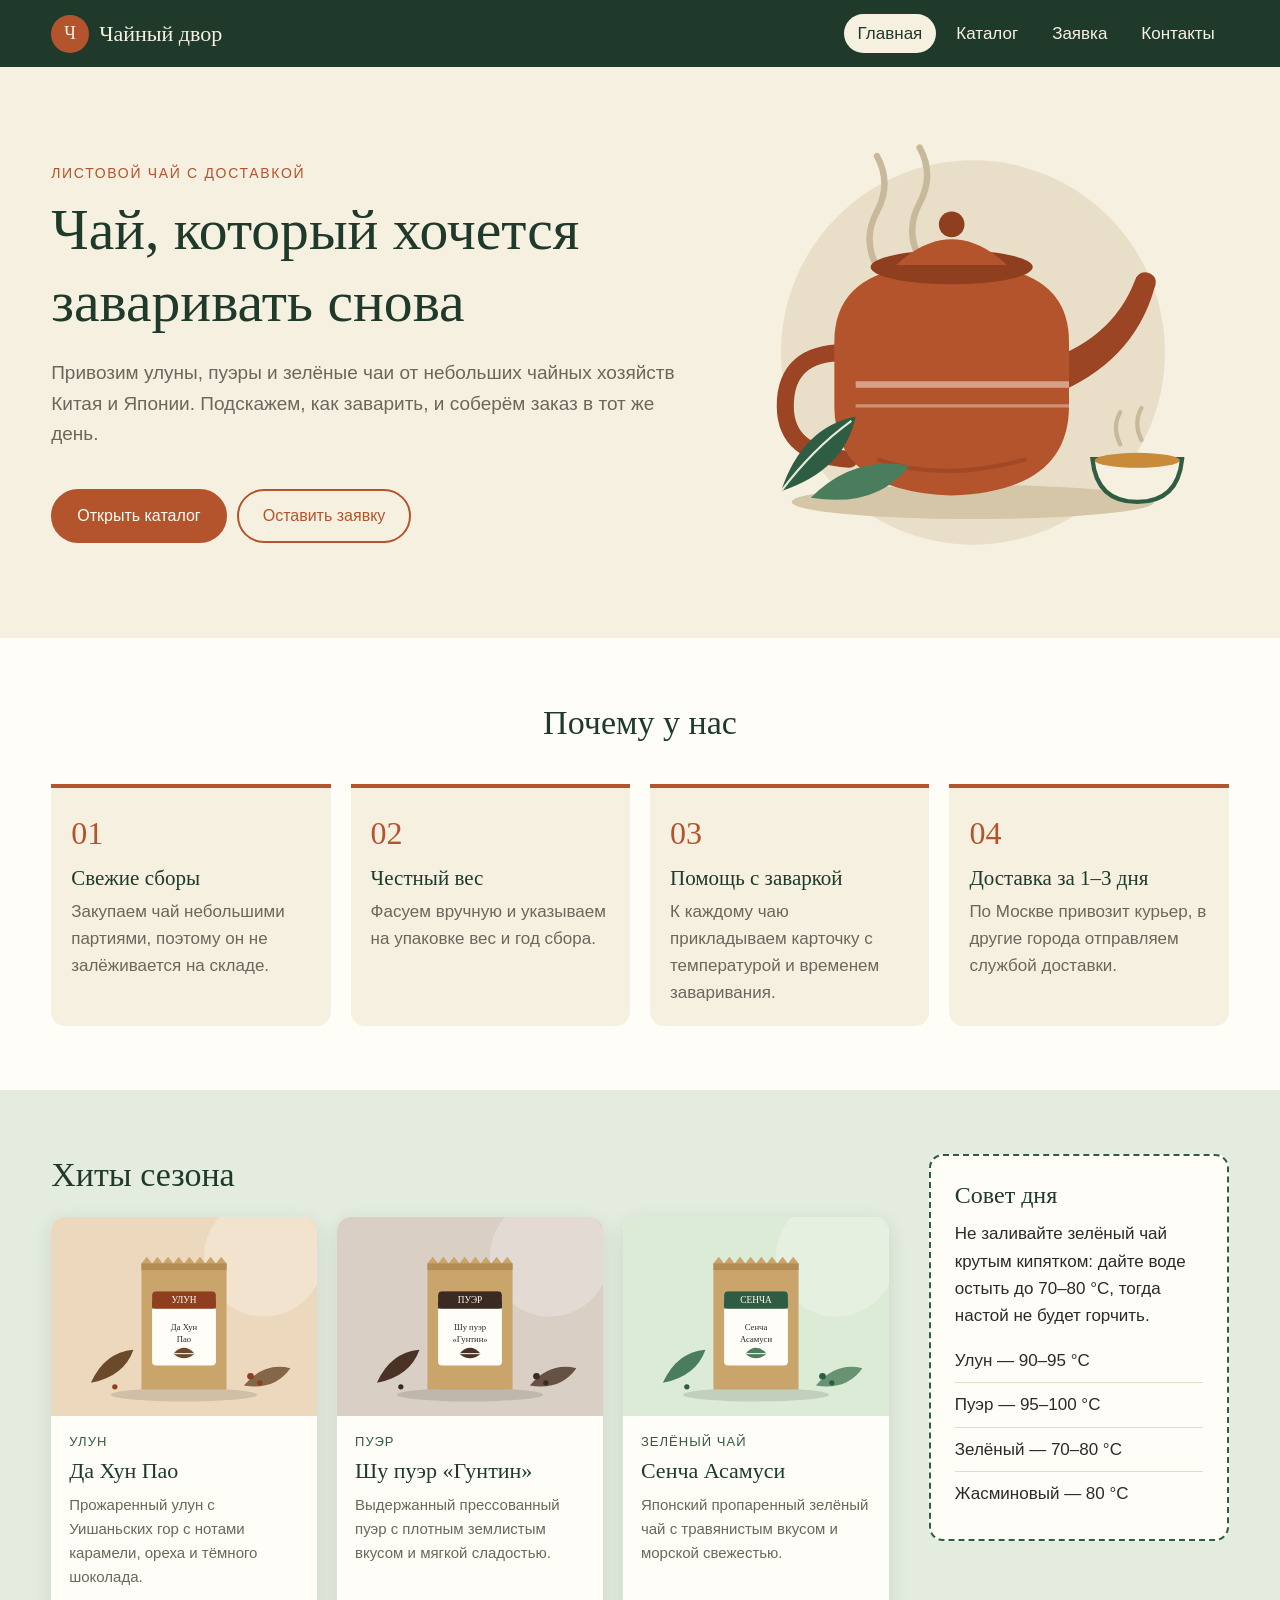
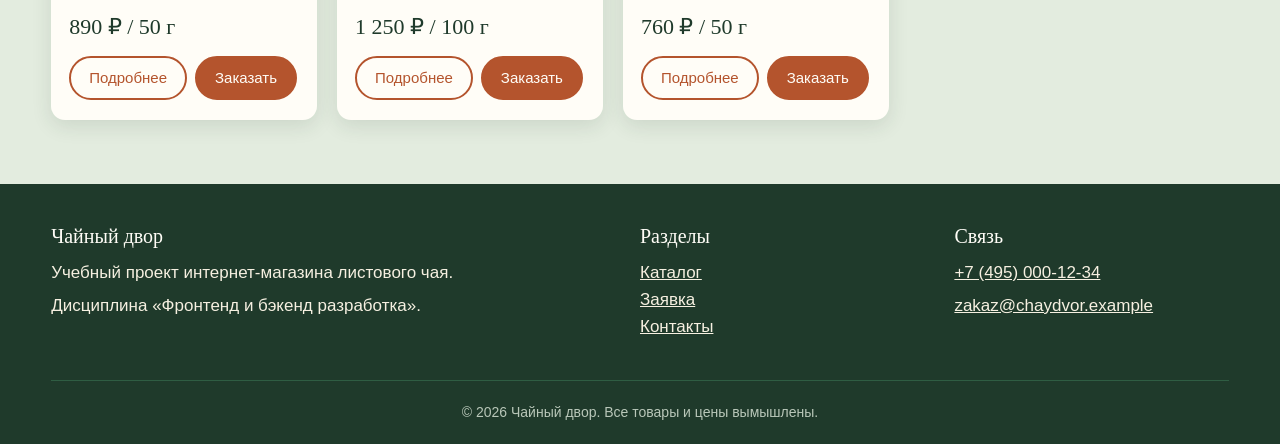
<file: index.html>
<!DOCTYPE html>
<html lang="ru">
<head>
  <meta charset="UTF-8">
  <meta name="viewport" content="width=device-width, initial-scale=1.0">
  <meta name="description" content="Чайный двор — учебный интернет-магазин листового чая: улуны, пуэры, зелёный и ароматизированный чай.">
  <title>Чайный двор — магазин листового чая</title>
  <link rel="stylesheet" href="css/style.css">
  <script src="js/main.js" defer></script>
</head>
<body>
  <header class="top-bar">
    <div class="wrap top-bar__inner">
      <a class="brand" href="index.html"><span class="brand__mark">Ч</span> Чайный двор</a>

      <nav class="menu" aria-label="Главное меню">
        <ul class="menu__list">
          <li><a class="menu__link" href="index.html" aria-current="page">Главная</a></li>
          <li><a class="menu__link" href="catalog.html">Каталог</a></li>
          <li><a class="menu__link" href="order.html">Заявка</a></li>
          <li><a class="menu__link" href="contacts.html">Контакты</a></li>
        </ul>
      </nav>
    </div>
  </header>

  <main>
    <section class="intro">
      <div class="wrap intro__inner">
        <div class="intro__content">
          <p class="intro__label">Листовой чай с доставкой</p>
          <h1 class="intro__title">Чай, который хочется заваривать снова</h1>
          <p class="intro__text">
            Привозим улуны, пуэры и зелёные чаи от небольших чайных хозяйств Китая и Японии.
            Подскажем, как заварить, и соберём заказ в тот же день.
          </p>
          <div class="intro__actions">
            <a class="btn" href="catalog.html">Открыть каталог</a>
            <a class="btn btn--ghost" href="order.html">Оставить заявку</a>
          </div>
        </div>
        <img class="intro__image" src="images/teapot.svg" alt="Иллюстрация: глиняный чайник и пиала">
      </div>
    </section>

    <section class="block" id="features">
      <div class="wrap">
        <h2 class="block__title">Почему у нас</h2>
        <ul class="features">
          <li class="feature">
            <span class="feature__num">01</span>
            <h3 class="feature__title">Свежие сборы</h3>
            <p class="feature__text">Закупаем чай небольшими партиями, поэтому он не залёживается на складе.</p>
          </li>
          <li class="feature">
            <span class="feature__num">02</span>
            <h3 class="feature__title">Честный вес</h3>
            <p class="feature__text">Фасуем вручную и указываем на упаковке вес и год сбора.</p>
          </li>
          <li class="feature">
            <span class="feature__num">03</span>
            <h3 class="feature__title">Помощь с заваркой</h3>
            <p class="feature__text">К каждому чаю прикладываем карточку с температурой и временем заваривания.</p>
          </li>
          <li class="feature">
            <span class="feature__num">04</span>
            <h3 class="feature__title">Доставка за 1–3 дня</h3>
            <p class="feature__text">По Москве привозит курьер, в другие города отправляем службой доставки.</p>
          </li>
        </ul>
      </div>
    </section>

    <section class="block block--tinted" id="popular">
      <div class="wrap layout">
        <div>
          <h2 class="block__title block__title--left">Хиты сезона</h2>
          <div class="tea-grid">
          <article class="tea-card">
            <img class="tea-card__image" src="images/tea-oolong.svg" alt="Упаковка чая Да Хун Пао">
            <div class="tea-card__body">
              <span class="tea-card__type">Улун</span>
              <h3 class="tea-card__title">Да Хун Пао</h3>
              <p class="tea-card__text">Прожаренный улун с Уишаньских гор с нотами карамели, ореха и тёмного шоколада.</p>
              <div class="tea-card__footer">
                <p class="tea-card__price">890&nbsp;₽ / 50&nbsp;г</p>
                <div class="tea-card__links">
                  <a class="btn btn--ghost btn--small" href="product-oolong.html">Подробнее</a>
                  <button class="btn btn--small" type="button" data-order="Да Хун Пао">Заказать</button>
                </div>
              </div>
            </div>
          </article>

          <article class="tea-card">
            <img class="tea-card__image" src="images/tea-puer.svg" alt="Упаковка чая Шу пуэр «Гунтин»">
            <div class="tea-card__body">
              <span class="tea-card__type">Пуэр</span>
              <h3 class="tea-card__title">Шу пуэр «Гунтин»</h3>
              <p class="tea-card__text">Выдержанный прессованный пуэр с плотным землистым вкусом и мягкой сладостью.</p>
              <div class="tea-card__footer">
                <p class="tea-card__price">1 250&nbsp;₽ / 100&nbsp;г</p>
                <div class="tea-card__links">
                  <a class="btn btn--ghost btn--small" href="product-puer.html">Подробнее</a>
                  <button class="btn btn--small" type="button" data-order="Шу пуэр «Гунтин»">Заказать</button>
                </div>
              </div>
            </div>
          </article>

          <article class="tea-card">
            <img class="tea-card__image" src="images/tea-sencha.svg" alt="Упаковка чая Сенча Асамуси">
            <div class="tea-card__body">
              <span class="tea-card__type">Зелёный чай</span>
              <h3 class="tea-card__title">Сенча Асамуси</h3>
              <p class="tea-card__text">Японский пропаренный зелёный чай с травянистым вкусом и морской свежестью.</p>
              <div class="tea-card__footer">
                <p class="tea-card__price">760&nbsp;₽ / 50&nbsp;г</p>
                <div class="tea-card__links">
                  <a class="btn btn--ghost btn--small" href="product-sencha.html">Подробнее</a>
                  <button class="btn btn--small" type="button" data-order="Сенча Асамуси">Заказать</button>
                </div>
              </div>
            </div>
          </article>
          </div>
        </div>

        <aside class="sidebar">
          <h2 class="sidebar__title">Совет дня</h2>
          <p class="sidebar__text">
            Не заливайте зелёный чай крутым кипятком: дайте воде остыть до 70–80&nbsp;°C,
            тогда настой не будет горчить.
          </p>
          <ul class="sidebar__list">
            <li>Улун — 90–95&nbsp;°C</li>
            <li>Пуэр — 95–100&nbsp;°C</li>
            <li>Зелёный — 70–80&nbsp;°C</li>
            <li>Жасминовый — 80&nbsp;°C</li>
          </ul>
        </aside>
      </div>
    </section>
  </main>

  <footer class="page-footer">
    <div class="wrap">
      <div class="page-footer__inner">
        <div>
          <h2 class="page-footer__title">Чайный двор</h2>
          <p class="page-footer__text">Учебный проект интернет-магазина листового чая.</p>
          <p class="page-footer__text">Дисциплина «Фронтенд и бэкенд разработка».</p>
        </div>

        <nav aria-label="Разделы сайта">
          <h2 class="page-footer__title">Разделы</h2>
          <ul>
            <li><a href="catalog.html">Каталог</a></li>
            <li><a href="order.html">Заявка</a></li>
            <li><a href="contacts.html">Контакты</a></li>
          </ul>
        </nav>

        <div>
          <h2 class="page-footer__title">Связь</h2>
          <p class="page-footer__text"><a href="tel:+74950001234">+7 (495) 000-12-34</a></p>
          <p class="page-footer__text"><a href="mailto:zakaz@chaydvor.example">zakaz@chaydvor.example</a></p>
        </div>
      </div>

      <p class="page-footer__copy">&copy; 2026 Чайный двор. Все товары и цены вымышлены.</p>
    </div>
  </footer>

  <dialog class="modal" id="order-modal" aria-labelledby="order-modal-title">
    <div class="modal__head">
      <h2 class="modal__title" id="order-modal-title">Заявка на чай</h2>
      <button class="modal__close" type="button" aria-label="Закрыть" data-close>&times;</button>
    </div>

    <div class="modal__body">
      <form class="order-form" id="order-form" action="#" method="post" novalidate>
        <input id="order-tea" name="tea" type="hidden">
        <p class="order-form__tea">Выбранный чай: <strong id="order-tea-title">не выбран</strong></p>

        <div class="order-form__row">
          <div class="field">
            <label class="field__label" for="client-name">Ваше имя</label>
            <input class="field__input" id="client-name" name="name" type="text" placeholder="Например, Анна" minlength="2" maxlength="40" autocomplete="name" required>
          </div>

          <div class="field">
            <label class="field__label" for="client-phone">Телефон</label>
            <input class="field__input" id="client-phone" name="phone" type="tel" placeholder="+7 912 345-67-89" pattern="\+7 ?[0-9]{3} ?[0-9]{3}-?[0-9]{2}-?[0-9]{2}" autocomplete="tel" required>
            <small class="field__hint">Например: +7 912 345-67-89</small>
          </div>
        </div>

        <div class="order-form__row">
          <div class="field">
            <label class="field__label" for="client-email">E-mail</label>
            <input class="field__input" id="client-email" name="email" type="email" placeholder="anna@mail.ru" autocomplete="email" required>
          </div>

          <div class="field">
            <label class="field__label" for="client-date">Дата доставки</label>
            <input class="field__input" id="client-date" name="date" type="date">
          </div>
        </div>

        <div class="field">
          <label class="field__label" for="client-topic">Что вас интересует</label>
          <select class="field__input" id="client-topic" name="topic" required>
            <option value="">Выберите вариант</option>
            <option value="buy">Купить чай</option>
            <option value="gift">Подарочный набор</option>
            <option value="advice">Помощь с выбором</option>
          </select>
        </div>

        <div class="field">
          <label class="field__label" for="client-comment">Комментарий</label>
          <textarea class="field__input" id="client-comment" name="comment" rows="3" maxlength="500" placeholder="Пожелания по вкусу, адрес доставки"></textarea>
        </div>

        <div class="field field--check">
          <input id="client-agree" name="agree" type="checkbox" required>
          <label for="client-agree">Согласен(на) на обработку персональных данных</label>
        </div>

        <div class="order-form__actions">
          <button class="btn btn--ghost" type="button" data-close>Отмена</button>
          <button class="btn" type="submit">Отправить заявку</button>
        </div>
      </form>
    </div>
  </dialog>

  <p class="toast" id="toast" role="status" hidden>Форма успешно отправлена!</p>
</body>
</html>
</file>
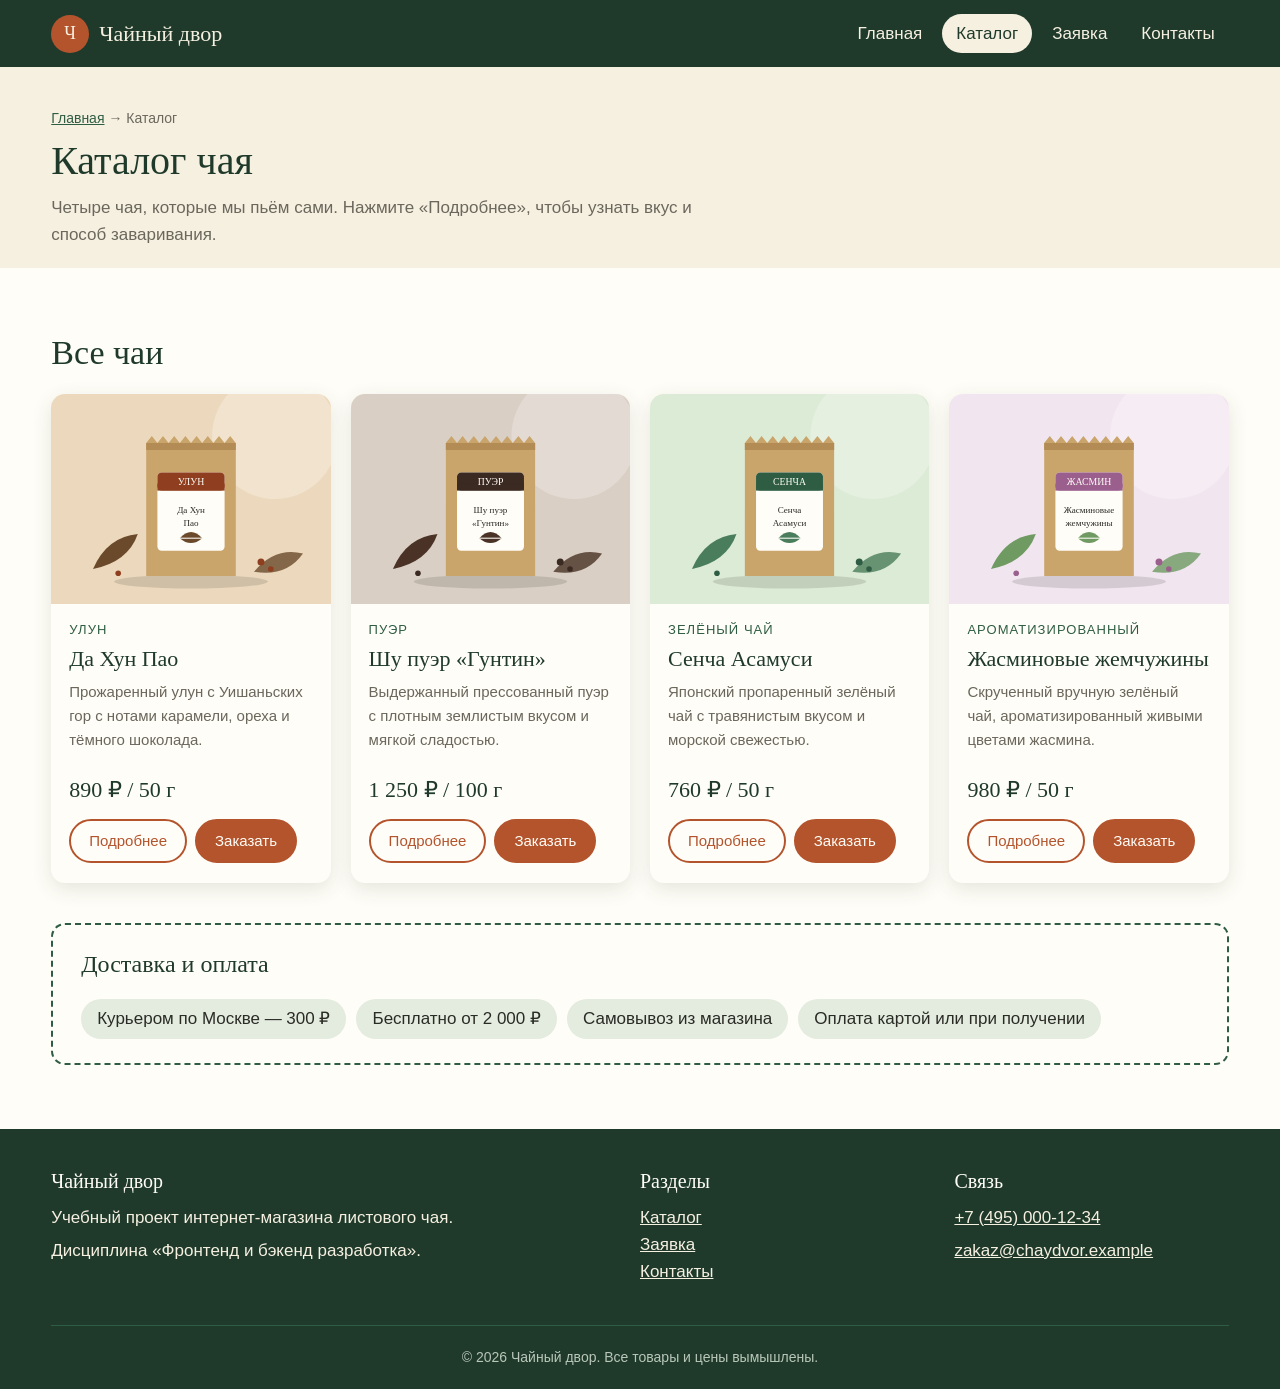
<file: catalog.html>
<!DOCTYPE html>
<html lang="ru">
<head>
  <meta charset="UTF-8">
  <meta name="viewport" content="width=device-width, initial-scale=1.0">
  <meta name="description" content="Каталог листового чая магазина «Чайный двор».">
  <title>Каталог — Чайный двор</title>
  <link rel="stylesheet" href="css/style.css">
  <script src="js/main.js" defer></script>
</head>
<body>
  <header class="top-bar">
    <div class="wrap top-bar__inner">
      <a class="brand" href="index.html"><span class="brand__mark">Ч</span> Чайный двор</a>

      <nav class="menu" aria-label="Главное меню">
        <ul class="menu__list">
          <li><a class="menu__link" href="index.html">Главная</a></li>
          <li><a class="menu__link" href="catalog.html" aria-current="page">Каталог</a></li>
          <li><a class="menu__link" href="order.html">Заявка</a></li>
          <li><a class="menu__link" href="contacts.html">Контакты</a></li>
        </ul>
      </nav>
    </div>
  </header>

  <main>
    <section class="page-head">
      <div class="wrap">
        <nav class="crumbs" aria-label="Хлебные крошки">
          <a href="index.html">Главная</a> → <span>Каталог</span>
        </nav>
        <h1 class="page-head__title">Каталог чая</h1>
        <p class="page-head__text">Четыре чая, которые мы пьём сами. Нажмите «Подробнее», чтобы узнать вкус и способ заваривания.</p>
      </div>
    </section>

    <section class="block">
      <div class="wrap">
        <h2 class="block__title block__title--left">Все чаи</h2>
        <div class="tea-grid">
          <article class="tea-card">
            <img class="tea-card__image" src="images/tea-oolong.svg" alt="Упаковка чая Да Хун Пао">
            <div class="tea-card__body">
              <span class="tea-card__type">Улун</span>
              <h3 class="tea-card__title">Да Хун Пао</h3>
              <p class="tea-card__text">Прожаренный улун с Уишаньских гор с нотами карамели, ореха и тёмного шоколада.</p>
              <div class="tea-card__footer">
                <p class="tea-card__price">890&nbsp;₽ / 50&nbsp;г</p>
                <div class="tea-card__links">
                  <a class="btn btn--ghost btn--small" href="product-oolong.html">Подробнее</a>
                  <button class="btn btn--small" type="button" data-order="Да Хун Пао">Заказать</button>
                </div>
              </div>
            </div>
          </article>

          <article class="tea-card">
            <img class="tea-card__image" src="images/tea-puer.svg" alt="Упаковка чая Шу пуэр «Гунтин»">
            <div class="tea-card__body">
              <span class="tea-card__type">Пуэр</span>
              <h3 class="tea-card__title">Шу пуэр «Гунтин»</h3>
              <p class="tea-card__text">Выдержанный прессованный пуэр с плотным землистым вкусом и мягкой сладостью.</p>
              <div class="tea-card__footer">
                <p class="tea-card__price">1 250&nbsp;₽ / 100&nbsp;г</p>
                <div class="tea-card__links">
                  <a class="btn btn--ghost btn--small" href="product-puer.html">Подробнее</a>
                  <button class="btn btn--small" type="button" data-order="Шу пуэр «Гунтин»">Заказать</button>
                </div>
              </div>
            </div>
          </article>

          <article class="tea-card">
            <img class="tea-card__image" src="images/tea-sencha.svg" alt="Упаковка чая Сенча Асамуси">
            <div class="tea-card__body">
              <span class="tea-card__type">Зелёный чай</span>
              <h3 class="tea-card__title">Сенча Асамуси</h3>
              <p class="tea-card__text">Японский пропаренный зелёный чай с травянистым вкусом и морской свежестью.</p>
              <div class="tea-card__footer">
                <p class="tea-card__price">760&nbsp;₽ / 50&nbsp;г</p>
                <div class="tea-card__links">
                  <a class="btn btn--ghost btn--small" href="product-sencha.html">Подробнее</a>
                  <button class="btn btn--small" type="button" data-order="Сенча Асамуси">Заказать</button>
                </div>
              </div>
            </div>
          </article>

          <article class="tea-card">
            <img class="tea-card__image" src="images/tea-jasmine.svg" alt="Упаковка чая Жасминовые жемчужины">
            <div class="tea-card__body">
              <span class="tea-card__type">Ароматизированный</span>
              <h3 class="tea-card__title">Жасминовые жемчужины</h3>
              <p class="tea-card__text">Скрученный вручную зелёный чай, ароматизированный живыми цветами жасмина.</p>
              <div class="tea-card__footer">
                <p class="tea-card__price">980&nbsp;₽ / 50&nbsp;г</p>
                <div class="tea-card__links">
                  <a class="btn btn--ghost btn--small" href="product-jasmine.html">Подробнее</a>
                  <button class="btn btn--small" type="button" data-order="Жасминовые жемчужины">Заказать</button>
                </div>
              </div>
            </div>
          </article>
        </div>

        <aside class="delivery">
          <h2 class="delivery__title">Доставка и оплата</h2>
          <ul class="delivery__list">
            <li class="delivery__item">Курьером по Москве — 300&nbsp;₽</li>
            <li class="delivery__item">Бесплатно от 2&nbsp;000&nbsp;₽</li>
            <li class="delivery__item">Самовывоз из магазина</li>
            <li class="delivery__item">Оплата картой или при получении</li>
          </ul>
        </aside>
      </div>
    </section>
  </main>

  <footer class="page-footer">
    <div class="wrap">
      <div class="page-footer__inner">
        <div>
          <h2 class="page-footer__title">Чайный двор</h2>
          <p class="page-footer__text">Учебный проект интернет-магазина листового чая.</p>
          <p class="page-footer__text">Дисциплина «Фронтенд и бэкенд разработка».</p>
        </div>

        <nav aria-label="Разделы сайта">
          <h2 class="page-footer__title">Разделы</h2>
          <ul>
            <li><a href="catalog.html">Каталог</a></li>
            <li><a href="order.html">Заявка</a></li>
            <li><a href="contacts.html">Контакты</a></li>
          </ul>
        </nav>

        <div>
          <h2 class="page-footer__title">Связь</h2>
          <p class="page-footer__text"><a href="tel:+74950001234">+7 (495) 000-12-34</a></p>
          <p class="page-footer__text"><a href="mailto:zakaz@chaydvor.example">zakaz@chaydvor.example</a></p>
        </div>
      </div>

      <p class="page-footer__copy">&copy; 2026 Чайный двор. Все товары и цены вымышлены.</p>
    </div>
  </footer>

  <dialog class="modal" id="order-modal" aria-labelledby="order-modal-title">
    <div class="modal__head">
      <h2 class="modal__title" id="order-modal-title">Заявка на чай</h2>
      <button class="modal__close" type="button" aria-label="Закрыть" data-close>&times;</button>
    </div>

    <div class="modal__body">
      <form class="order-form" id="order-form" action="#" method="post" novalidate>
        <input id="order-tea" name="tea" type="hidden">
        <p class="order-form__tea">Выбранный чай: <strong id="order-tea-title">не выбран</strong></p>

        <div class="order-form__row">
          <div class="field">
            <label class="field__label" for="client-name">Ваше имя</label>
            <input class="field__input" id="client-name" name="name" type="text" placeholder="Например, Анна" minlength="2" maxlength="40" autocomplete="name" required>
          </div>

          <div class="field">
            <label class="field__label" for="client-phone">Телефон</label>
            <input class="field__input" id="client-phone" name="phone" type="tel" placeholder="+7 912 345-67-89" pattern="\+7 ?[0-9]{3} ?[0-9]{3}-?[0-9]{2}-?[0-9]{2}" autocomplete="tel" required>
            <small class="field__hint">Например: +7 912 345-67-89</small>
          </div>
        </div>

        <div class="order-form__row">
          <div class="field">
            <label class="field__label" for="client-email">E-mail</label>
            <input class="field__input" id="client-email" name="email" type="email" placeholder="anna@mail.ru" autocomplete="email" required>
          </div>

          <div class="field">
            <label class="field__label" for="client-date">Дата доставки</label>
            <input class="field__input" id="client-date" name="date" type="date">
          </div>
        </div>

        <div class="field">
          <label class="field__label" for="client-topic">Что вас интересует</label>
          <select class="field__input" id="client-topic" name="topic" required>
            <option value="">Выберите вариант</option>
            <option value="buy">Купить чай</option>
            <option value="gift">Подарочный набор</option>
            <option value="advice">Помощь с выбором</option>
          </select>
        </div>

        <div class="field">
          <label class="field__label" for="client-comment">Комментарий</label>
          <textarea class="field__input" id="client-comment" name="comment" rows="3" maxlength="500" placeholder="Пожелания по вкусу, адрес доставки"></textarea>
        </div>

        <div class="field field--check">
          <input id="client-agree" name="agree" type="checkbox" required>
          <label for="client-agree">Согласен(на) на обработку персональных данных</label>
        </div>

        <div class="order-form__actions">
          <button class="btn btn--ghost" type="button" data-close>Отмена</button>
          <button class="btn" type="submit">Отправить заявку</button>
        </div>
      </form>
    </div>
  </dialog>

  <p class="toast" id="toast" role="status" hidden>Форма успешно отправлена!</p>
</body>
</html>
</file>
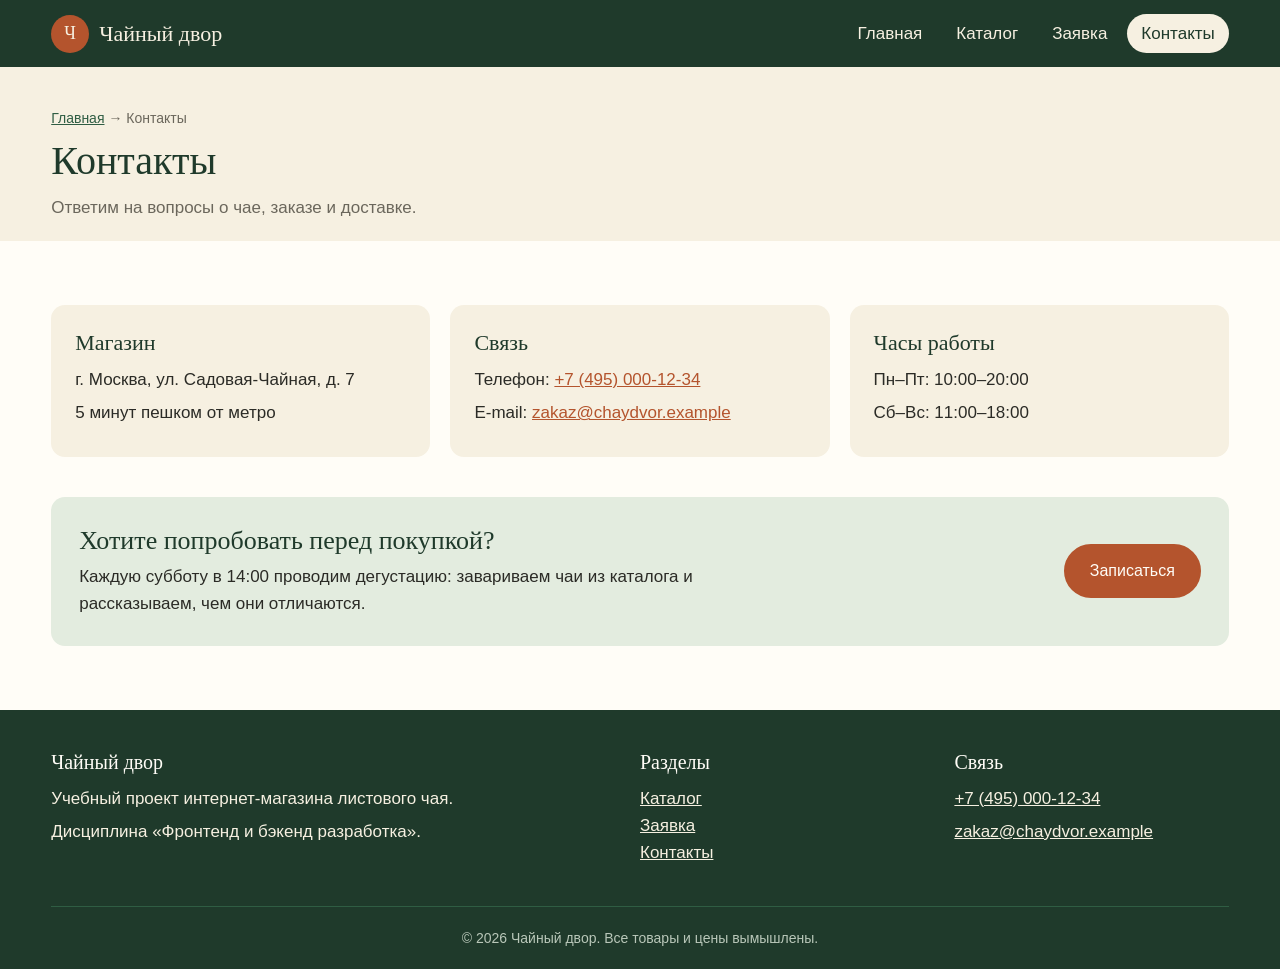
<file: contacts.html>
<!DOCTYPE html>
<html lang="ru">
<head>
  <meta charset="UTF-8">
  <meta name="viewport" content="width=device-width, initial-scale=1.0">
  <meta name="description" content="Адрес, телефон и часы работы магазина «Чайный двор».">
  <title>Контакты — Чайный двор</title>
  <link rel="stylesheet" href="css/style.css">
</head>
<body>
  <header class="top-bar">
    <div class="wrap top-bar__inner">
      <a class="brand" href="index.html"><span class="brand__mark">Ч</span> Чайный двор</a>

      <nav class="menu" aria-label="Главное меню">
        <ul class="menu__list">
          <li><a class="menu__link" href="index.html">Главная</a></li>
          <li><a class="menu__link" href="catalog.html">Каталог</a></li>
          <li><a class="menu__link" href="order.html">Заявка</a></li>
          <li><a class="menu__link" href="contacts.html" aria-current="page">Контакты</a></li>
        </ul>
      </nav>
    </div>
  </header>

  <main>
    <section class="page-head">
      <div class="wrap">
        <nav class="crumbs" aria-label="Хлебные крошки">
          <a href="index.html">Главная</a> → <span>Контакты</span>
        </nav>
        <h1 class="page-head__title">Контакты</h1>
        <p class="page-head__text">Ответим на вопросы о чае, заказе и доставке.</p>
      </div>
    </section>

    <section class="block">
      <div class="wrap">
        <div class="contacts">
          <section class="contact">
            <h2 class="contact__title">Магазин</h2>
            <address class="contact__text">г. Москва, ул. Садовая-Чайная, д. 7</address>
            <p class="contact__text">5 минут пешком от метро</p>
          </section>

          <section class="contact">
            <h2 class="contact__title">Связь</h2>
            <p class="contact__text">Телефон: <a href="tel:+74950001234">+7 (495) 000-12-34</a></p>
            <p class="contact__text">E-mail: <a href="mailto:zakaz@chaydvor.example">zakaz@chaydvor.example</a></p>
          </section>

          <section class="contact">
            <h2 class="contact__title">Часы работы</h2>
            <p class="contact__text">Пн–Пт: 10:00–20:00</p>
            <p class="contact__text">Сб–Вс: 11:00–18:00</p>
          </section>
        </div>

        <div class="route">
          <div>
            <h2 class="route__title">Хотите попробовать перед покупкой?</h2>
            <p class="route__text">Каждую субботу в 14:00 проводим дегустацию: завариваем чаи из каталога и рассказываем, чем они отличаются.</p>
          </div>
          <a class="btn" href="order.html">Записаться</a>
        </div>
      </div>
    </section>
  </main>

  <footer class="page-footer">
    <div class="wrap">
      <div class="page-footer__inner">
        <div>
          <h2 class="page-footer__title">Чайный двор</h2>
          <p class="page-footer__text">Учебный проект интернет-магазина листового чая.</p>
          <p class="page-footer__text">Дисциплина «Фронтенд и бэкенд разработка».</p>
        </div>

        <nav aria-label="Разделы сайта">
          <h2 class="page-footer__title">Разделы</h2>
          <ul>
            <li><a href="catalog.html">Каталог</a></li>
            <li><a href="order.html">Заявка</a></li>
            <li><a href="contacts.html">Контакты</a></li>
          </ul>
        </nav>

        <div>
          <h2 class="page-footer__title">Связь</h2>
          <p class="page-footer__text"><a href="tel:+74950001234">+7 (495) 000-12-34</a></p>
          <p class="page-footer__text"><a href="mailto:zakaz@chaydvor.example">zakaz@chaydvor.example</a></p>
        </div>
      </div>

      <p class="page-footer__copy">&copy; 2026 Чайный двор. Все товары и цены вымышлены.</p>
    </div>
  </footer>
</body>
</html>
</file>
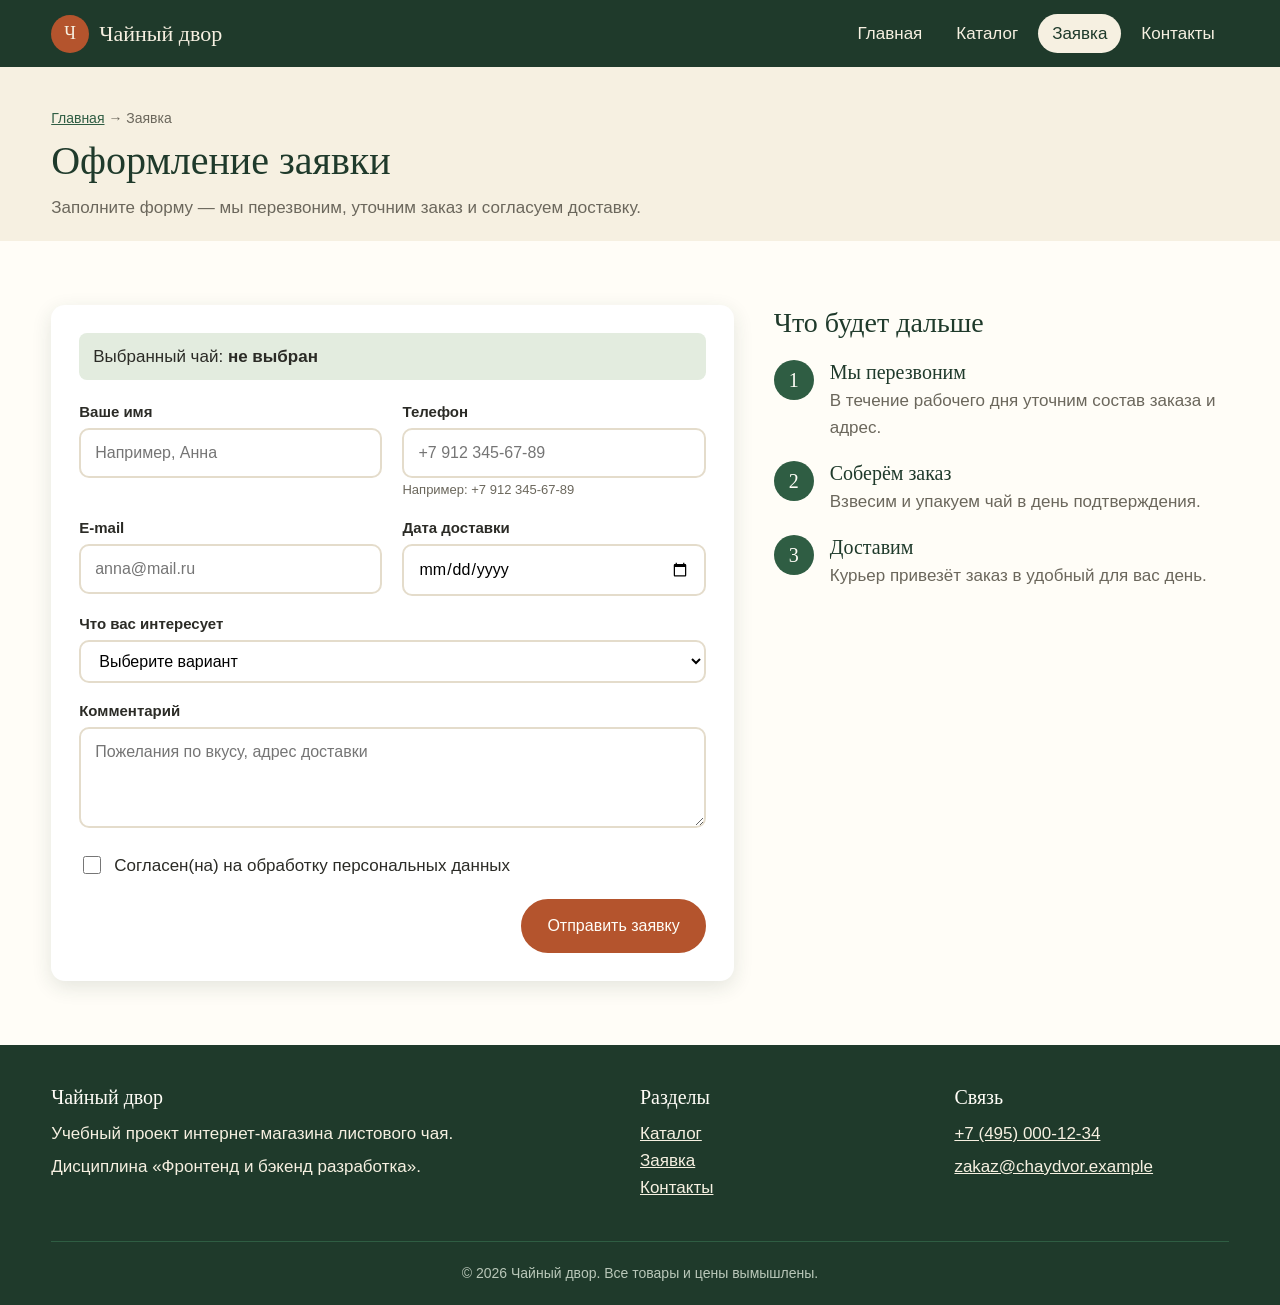
<file: order.html>
<!DOCTYPE html>
<html lang="ru">
<head>
  <meta charset="UTF-8">
  <meta name="viewport" content="width=device-width, initial-scale=1.0">
  <meta name="description" content="Оформление заявки на покупку чая в магазине «Чайный двор».">
  <title>Заявка — Чайный двор</title>
  <link rel="stylesheet" href="css/style.css">
  <script src="js/main.js" defer></script>
</head>
<body>
  <header class="top-bar">
    <div class="wrap top-bar__inner">
      <a class="brand" href="index.html"><span class="brand__mark">Ч</span> Чайный двор</a>

      <nav class="menu" aria-label="Главное меню">
        <ul class="menu__list">
          <li><a class="menu__link" href="index.html">Главная</a></li>
          <li><a class="menu__link" href="catalog.html">Каталог</a></li>
          <li><a class="menu__link" href="order.html" aria-current="page">Заявка</a></li>
          <li><a class="menu__link" href="contacts.html">Контакты</a></li>
        </ul>
      </nav>
    </div>
  </header>

  <main>
    <section class="page-head">
      <div class="wrap">
        <nav class="crumbs" aria-label="Хлебные крошки">
          <a href="index.html">Главная</a> → <span>Заявка</span>
        </nav>
        <h1 class="page-head__title">Оформление заявки</h1>
        <p class="page-head__text">Заполните форму — мы перезвоним, уточним заказ и согласуем доставку.</p>
      </div>
    </section>

    <section class="block">
      <div class="wrap order-layout">
        <div class="order-layout__form">
          <form class="order-form" id="order-form" action="#" method="post" novalidate>
            <input id="order-tea" name="tea" type="hidden">
            <p class="order-form__tea">Выбранный чай: <strong id="order-tea-title">не выбран</strong></p>

            <div class="order-form__row">
              <div class="field">
                <label class="field__label" for="client-name">Ваше имя</label>
                <input class="field__input" id="client-name" name="name" type="text" placeholder="Например, Анна" minlength="2" maxlength="40" autocomplete="name" required>
              </div>

              <div class="field">
                <label class="field__label" for="client-phone">Телефон</label>
                <input class="field__input" id="client-phone" name="phone" type="tel" placeholder="+7 912 345-67-89" pattern="\+7 ?[0-9]{3} ?[0-9]{3}-?[0-9]{2}-?[0-9]{2}" autocomplete="tel" required>
                <small class="field__hint">Например: +7 912 345-67-89</small>
              </div>
            </div>

            <div class="order-form__row">
              <div class="field">
                <label class="field__label" for="client-email">E-mail</label>
                <input class="field__input" id="client-email" name="email" type="email" placeholder="anna@mail.ru" autocomplete="email" required>
              </div>

              <div class="field">
                <label class="field__label" for="client-date">Дата доставки</label>
                <input class="field__input" id="client-date" name="date" type="date">
              </div>
            </div>

            <div class="field">
              <label class="field__label" for="client-topic">Что вас интересует</label>
              <select class="field__input" id="client-topic" name="topic" required>
                <option value="">Выберите вариант</option>
                <option value="buy">Купить чай</option>
                <option value="gift">Подарочный набор</option>
                <option value="advice">Помощь с выбором</option>
              </select>
            </div>

            <div class="field">
              <label class="field__label" for="client-comment">Комментарий</label>
              <textarea class="field__input" id="client-comment" name="comment" rows="3" maxlength="500" placeholder="Пожелания по вкусу, адрес доставки"></textarea>
            </div>

            <div class="field field--check">
              <input id="client-agree" name="agree" type="checkbox" required>
              <label for="client-agree">Согласен(на) на обработку персональных данных</label>
            </div>

            <div class="order-form__actions">
              <button class="btn" type="submit">Отправить заявку</button>
            </div>
          </form>
        </div>

        <aside>
          <h2 class="order-layout__title">Что будет дальше</h2>
          <ol class="steps">
            <li class="steps__item">
              <h3 class="steps__title">Мы перезвоним</h3>
              <p class="steps__text">В течение рабочего дня уточним состав заказа и адрес.</p>
            </li>
            <li class="steps__item">
              <h3 class="steps__title">Соберём заказ</h3>
              <p class="steps__text">Взвесим и упакуем чай в день подтверждения.</p>
            </li>
            <li class="steps__item">
              <h3 class="steps__title">Доставим</h3>
              <p class="steps__text">Курьер привезёт заказ в удобный для вас день.</p>
            </li>
          </ol>
        </aside>
      </div>
    </section>
  </main>

  <footer class="page-footer">
    <div class="wrap">
      <div class="page-footer__inner">
        <div>
          <h2 class="page-footer__title">Чайный двор</h2>
          <p class="page-footer__text">Учебный проект интернет-магазина листового чая.</p>
          <p class="page-footer__text">Дисциплина «Фронтенд и бэкенд разработка».</p>
        </div>

        <nav aria-label="Разделы сайта">
          <h2 class="page-footer__title">Разделы</h2>
          <ul>
            <li><a href="catalog.html">Каталог</a></li>
            <li><a href="order.html">Заявка</a></li>
            <li><a href="contacts.html">Контакты</a></li>
          </ul>
        </nav>

        <div>
          <h2 class="page-footer__title">Связь</h2>
          <p class="page-footer__text"><a href="tel:+74950001234">+7 (495) 000-12-34</a></p>
          <p class="page-footer__text"><a href="mailto:zakaz@chaydvor.example">zakaz@chaydvor.example</a></p>
        </div>
      </div>

      <p class="page-footer__copy">&copy; 2026 Чайный двор. Все товары и цены вымышлены.</p>
    </div>
  </footer>

  <p class="toast" id="toast" role="status" hidden>Форма успешно отправлена!</p>
</body>
</html>
</file>
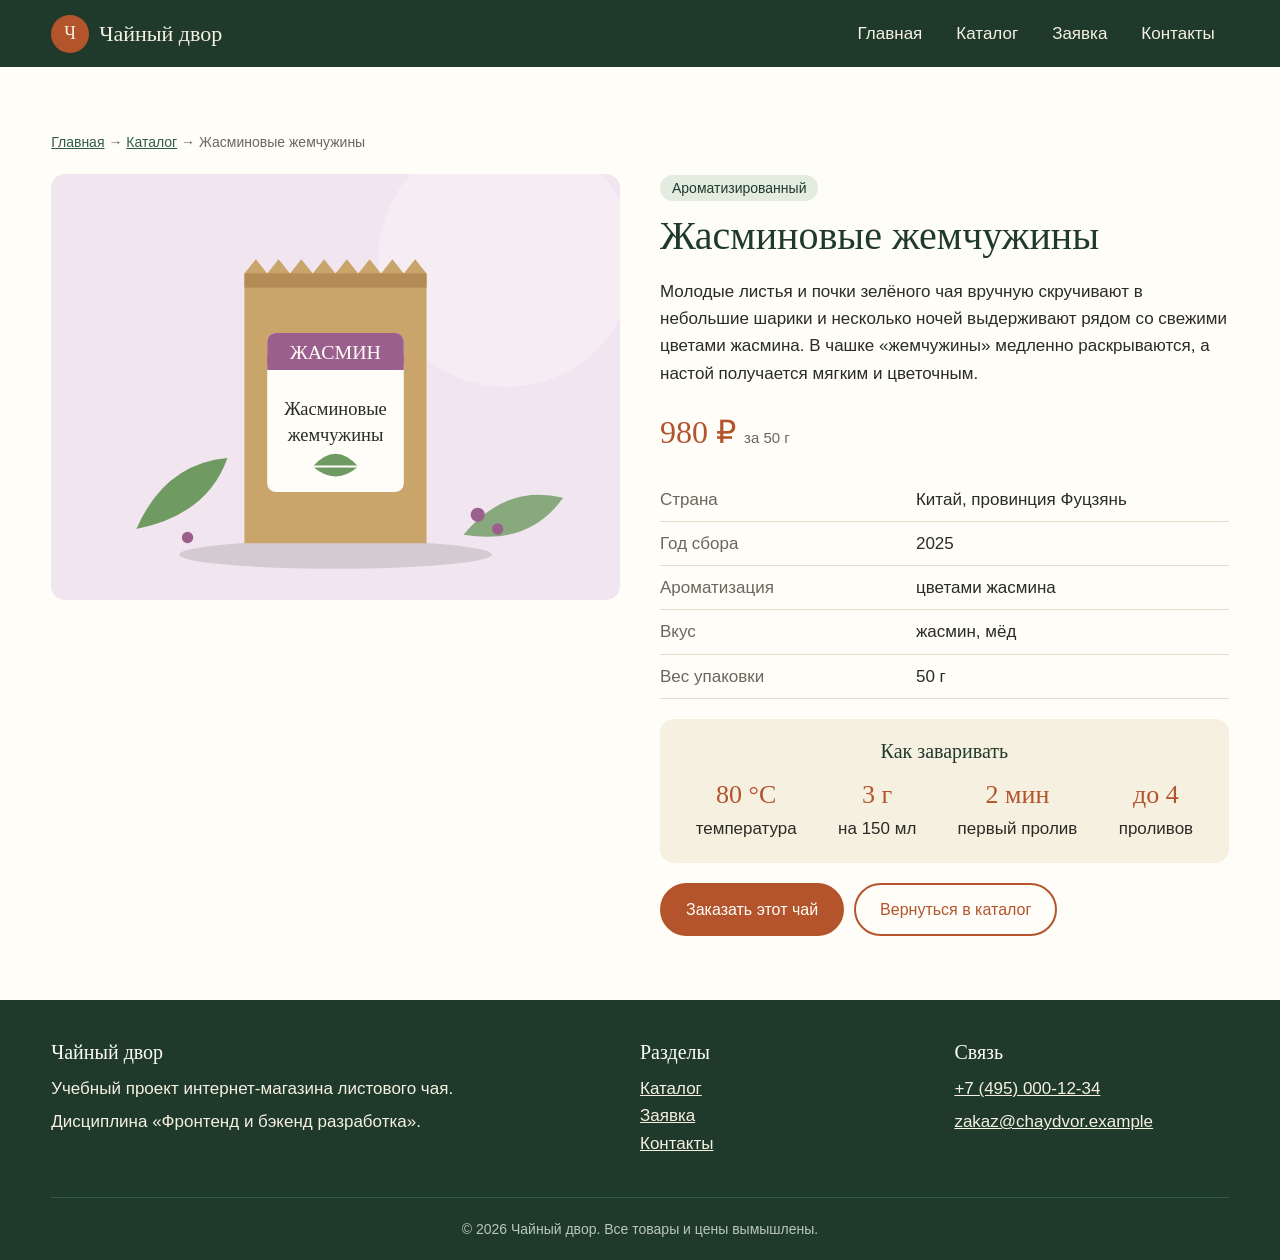
<file: product-jasmine.html>
<!DOCTYPE html>
<html lang="ru">
<head>
  <meta charset="UTF-8">
  <meta name="viewport" content="width=device-width, initial-scale=1.0">
  <meta name="description" content="Жасминовые жемчужины: описание, характеристики и способ заваривания.">
  <title>Жасминовые жемчужины — Чайный двор</title>
  <link rel="stylesheet" href="css/style.css">
</head>
<body>
  <header class="top-bar">
    <div class="wrap top-bar__inner">
      <a class="brand" href="index.html"><span class="brand__mark">Ч</span> Чайный двор</a>

      <nav class="menu" aria-label="Главное меню">
        <ul class="menu__list">
          <li><a class="menu__link" href="index.html">Главная</a></li>
          <li><a class="menu__link" href="catalog.html">Каталог</a></li>
          <li><a class="menu__link" href="order.html">Заявка</a></li>
          <li><a class="menu__link" href="contacts.html">Контакты</a></li>
        </ul>
      </nav>
    </div>
  </header>

  <main>
    <section class="block">
      <div class="wrap">
        <nav class="crumbs crumbs--spaced" aria-label="Хлебные крошки">
          <a href="index.html">Главная</a> → <a href="catalog.html">Каталог</a> → <span>Жасминовые жемчужины</span>
        </nav>

        <article class="product">
          <img class="product__image" src="images/tea-jasmine.svg" alt="Упаковка чая Жасминовые жемчужины">

          <div>
            <span class="product__type">Ароматизированный</span>
            <h1 class="product__title">Жасминовые жемчужины</h1>
            <p>Молодые листья и почки зелёного чая вручную скручивают в небольшие шарики и несколько ночей выдерживают рядом со свежими цветами жасмина. В чашке «жемчужины» медленно раскрываются, а настой получается мягким и цветочным.</p>
            <p class="product__price">980&nbsp;₽ <small>за 50&nbsp;г</small></p>

            <table class="specs">
              <tr>
                <th scope="row">Страна</th>
                <td>Китай, провинция Фуцзянь</td>
              </tr>
              <tr>
                <th scope="row">Год сбора</th>
                <td>2025</td>
              </tr>
              <tr>
                <th scope="row">Ароматизация</th>
                <td>цветами жасмина</td>
              </tr>
              <tr>
                <th scope="row">Вкус</th>
                <td>жасмин, мёд</td>
              </tr>
              <tr>
                <th scope="row">Вес упаковки</th>
                <td>50 г</td>
              </tr>
            </table>

            <aside class="brew">
              <h2 class="brew__title">Как заваривать</h2>
            <div>
              <span class="brew__value">80 °C</span>
              температура
            </div>
            <div>
              <span class="brew__value">3 г</span>
              на 150 мл
            </div>
            <div>
              <span class="brew__value">2 мин</span>
              первый пролив
            </div>
            <div>
              <span class="brew__value">до 4</span>
              проливов
            </div>
            </aside>

            <div class="product__actions">
              <a class="btn" href="order.html?tea=%D0%96%D0%B0%D1%81%D0%BC%D0%B8%D0%BD%D0%BE%D0%B2%D1%8B%D0%B5%20%D0%B6%D0%B5%D0%BC%D1%87%D1%83%D0%B6%D0%B8%D0%BD%D1%8B">Заказать этот чай</a>
              <a class="btn btn--ghost" href="catalog.html">Вернуться в каталог</a>
            </div>
          </div>
        </article>
      </div>
    </section>
  </main>

  <footer class="page-footer">
    <div class="wrap">
      <div class="page-footer__inner">
        <div>
          <h2 class="page-footer__title">Чайный двор</h2>
          <p class="page-footer__text">Учебный проект интернет-магазина листового чая.</p>
          <p class="page-footer__text">Дисциплина «Фронтенд и бэкенд разработка».</p>
        </div>

        <nav aria-label="Разделы сайта">
          <h2 class="page-footer__title">Разделы</h2>
          <ul>
            <li><a href="catalog.html">Каталог</a></li>
            <li><a href="order.html">Заявка</a></li>
            <li><a href="contacts.html">Контакты</a></li>
          </ul>
        </nav>

        <div>
          <h2 class="page-footer__title">Связь</h2>
          <p class="page-footer__text"><a href="tel:+74950001234">+7 (495) 000-12-34</a></p>
          <p class="page-footer__text"><a href="mailto:zakaz@chaydvor.example">zakaz@chaydvor.example</a></p>
        </div>
      </div>

      <p class="page-footer__copy">&copy; 2026 Чайный двор. Все товары и цены вымышлены.</p>
    </div>
  </footer>
</body>
</html>
</file>
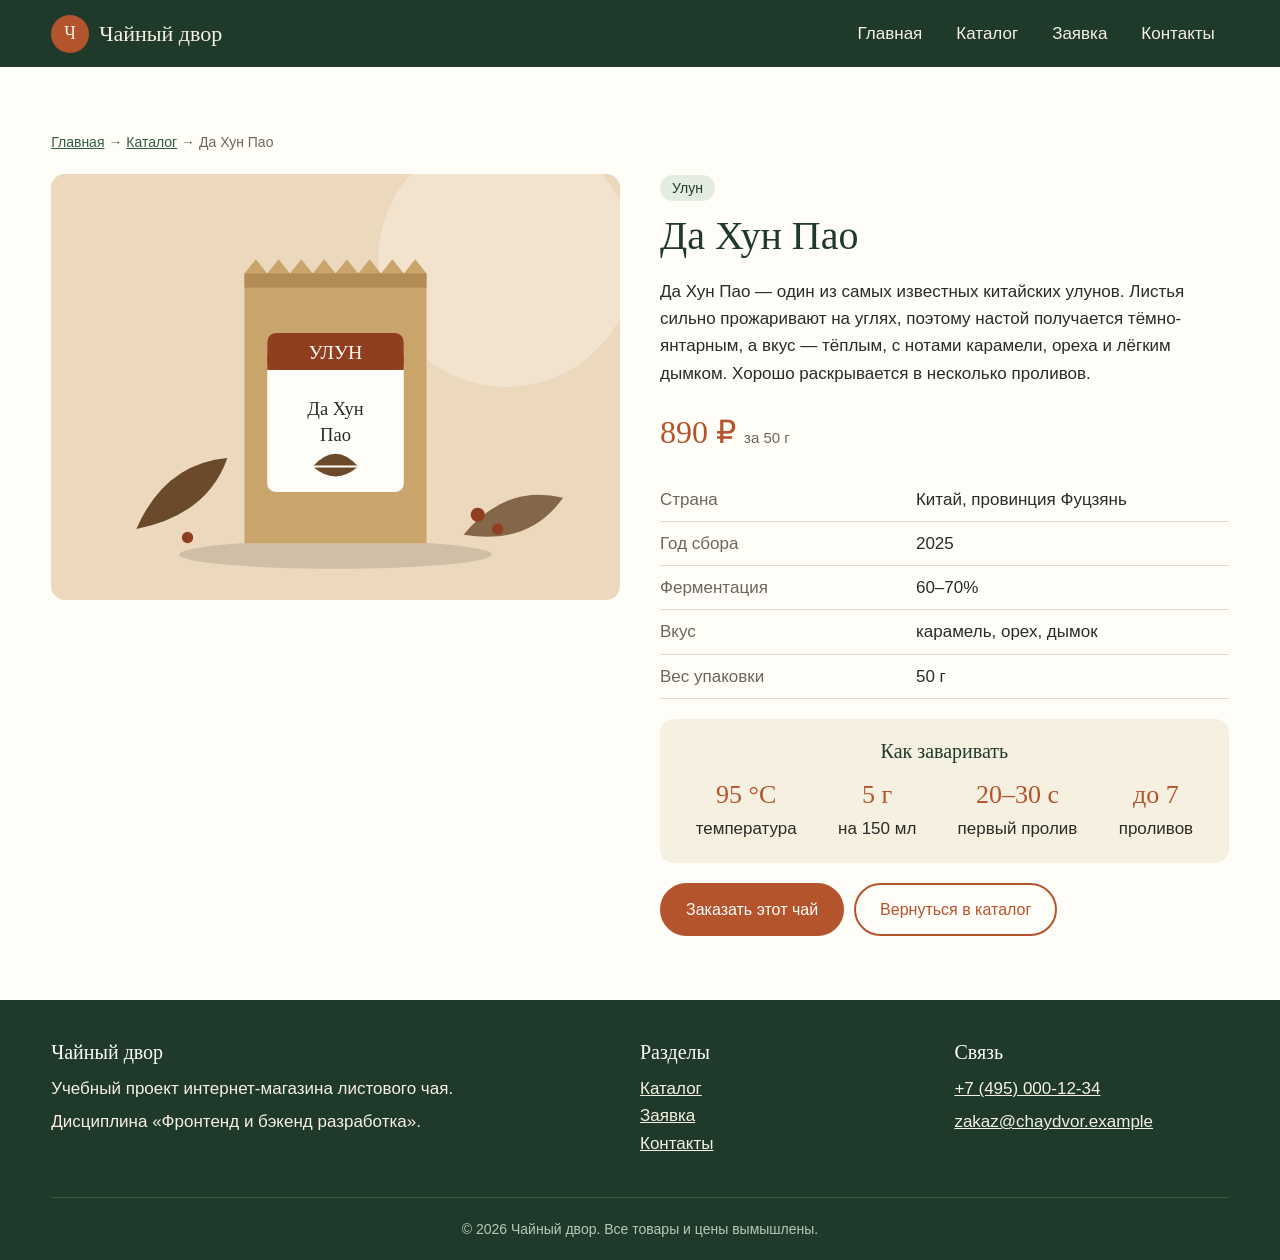
<file: product-oolong.html>
<!DOCTYPE html>
<html lang="ru">
<head>
  <meta charset="UTF-8">
  <meta name="viewport" content="width=device-width, initial-scale=1.0">
  <meta name="description" content="Да Хун Пао: описание, характеристики и способ заваривания.">
  <title>Да Хун Пао — Чайный двор</title>
  <link rel="stylesheet" href="css/style.css">
</head>
<body>
  <header class="top-bar">
    <div class="wrap top-bar__inner">
      <a class="brand" href="index.html"><span class="brand__mark">Ч</span> Чайный двор</a>

      <nav class="menu" aria-label="Главное меню">
        <ul class="menu__list">
          <li><a class="menu__link" href="index.html">Главная</a></li>
          <li><a class="menu__link" href="catalog.html">Каталог</a></li>
          <li><a class="menu__link" href="order.html">Заявка</a></li>
          <li><a class="menu__link" href="contacts.html">Контакты</a></li>
        </ul>
      </nav>
    </div>
  </header>

  <main>
    <section class="block">
      <div class="wrap">
        <nav class="crumbs crumbs--spaced" aria-label="Хлебные крошки">
          <a href="index.html">Главная</a> → <a href="catalog.html">Каталог</a> → <span>Да Хун Пао</span>
        </nav>

        <article class="product">
          <img class="product__image" src="images/tea-oolong.svg" alt="Упаковка чая Да Хун Пао">

          <div>
            <span class="product__type">Улун</span>
            <h1 class="product__title">Да Хун Пао</h1>
            <p>Да Хун Пао — один из самых известных китайских улунов. Листья сильно прожаривают на углях, поэтому настой получается тёмно-янтарным, а вкус — тёплым, с нотами карамели, ореха и лёгким дымком. Хорошо раскрывается в несколько проливов.</p>
            <p class="product__price">890&nbsp;₽ <small>за 50&nbsp;г</small></p>

            <table class="specs">
              <tr>
                <th scope="row">Страна</th>
                <td>Китай, провинция Фуцзянь</td>
              </tr>
              <tr>
                <th scope="row">Год сбора</th>
                <td>2025</td>
              </tr>
              <tr>
                <th scope="row">Ферментация</th>
                <td>60–70%</td>
              </tr>
              <tr>
                <th scope="row">Вкус</th>
                <td>карамель, орех, дымок</td>
              </tr>
              <tr>
                <th scope="row">Вес упаковки</th>
                <td>50 г</td>
              </tr>
            </table>

            <aside class="brew">
              <h2 class="brew__title">Как заваривать</h2>
            <div>
              <span class="brew__value">95 °C</span>
              температура
            </div>
            <div>
              <span class="brew__value">5 г</span>
              на 150 мл
            </div>
            <div>
              <span class="brew__value">20–30 с</span>
              первый пролив
            </div>
            <div>
              <span class="brew__value">до 7</span>
              проливов
            </div>
            </aside>

            <div class="product__actions">
              <a class="btn" href="order.html?tea=%D0%94%D0%B0%20%D0%A5%D1%83%D0%BD%20%D0%9F%D0%B0%D0%BE">Заказать этот чай</a>
              <a class="btn btn--ghost" href="catalog.html">Вернуться в каталог</a>
            </div>
          </div>
        </article>
      </div>
    </section>
  </main>

  <footer class="page-footer">
    <div class="wrap">
      <div class="page-footer__inner">
        <div>
          <h2 class="page-footer__title">Чайный двор</h2>
          <p class="page-footer__text">Учебный проект интернет-магазина листового чая.</p>
          <p class="page-footer__text">Дисциплина «Фронтенд и бэкенд разработка».</p>
        </div>

        <nav aria-label="Разделы сайта">
          <h2 class="page-footer__title">Разделы</h2>
          <ul>
            <li><a href="catalog.html">Каталог</a></li>
            <li><a href="order.html">Заявка</a></li>
            <li><a href="contacts.html">Контакты</a></li>
          </ul>
        </nav>

        <div>
          <h2 class="page-footer__title">Связь</h2>
          <p class="page-footer__text"><a href="tel:+74950001234">+7 (495) 000-12-34</a></p>
          <p class="page-footer__text"><a href="mailto:zakaz@chaydvor.example">zakaz@chaydvor.example</a></p>
        </div>
      </div>

      <p class="page-footer__copy">&copy; 2026 Чайный двор. Все товары и цены вымышлены.</p>
    </div>
  </footer>
</body>
</html>
</file>
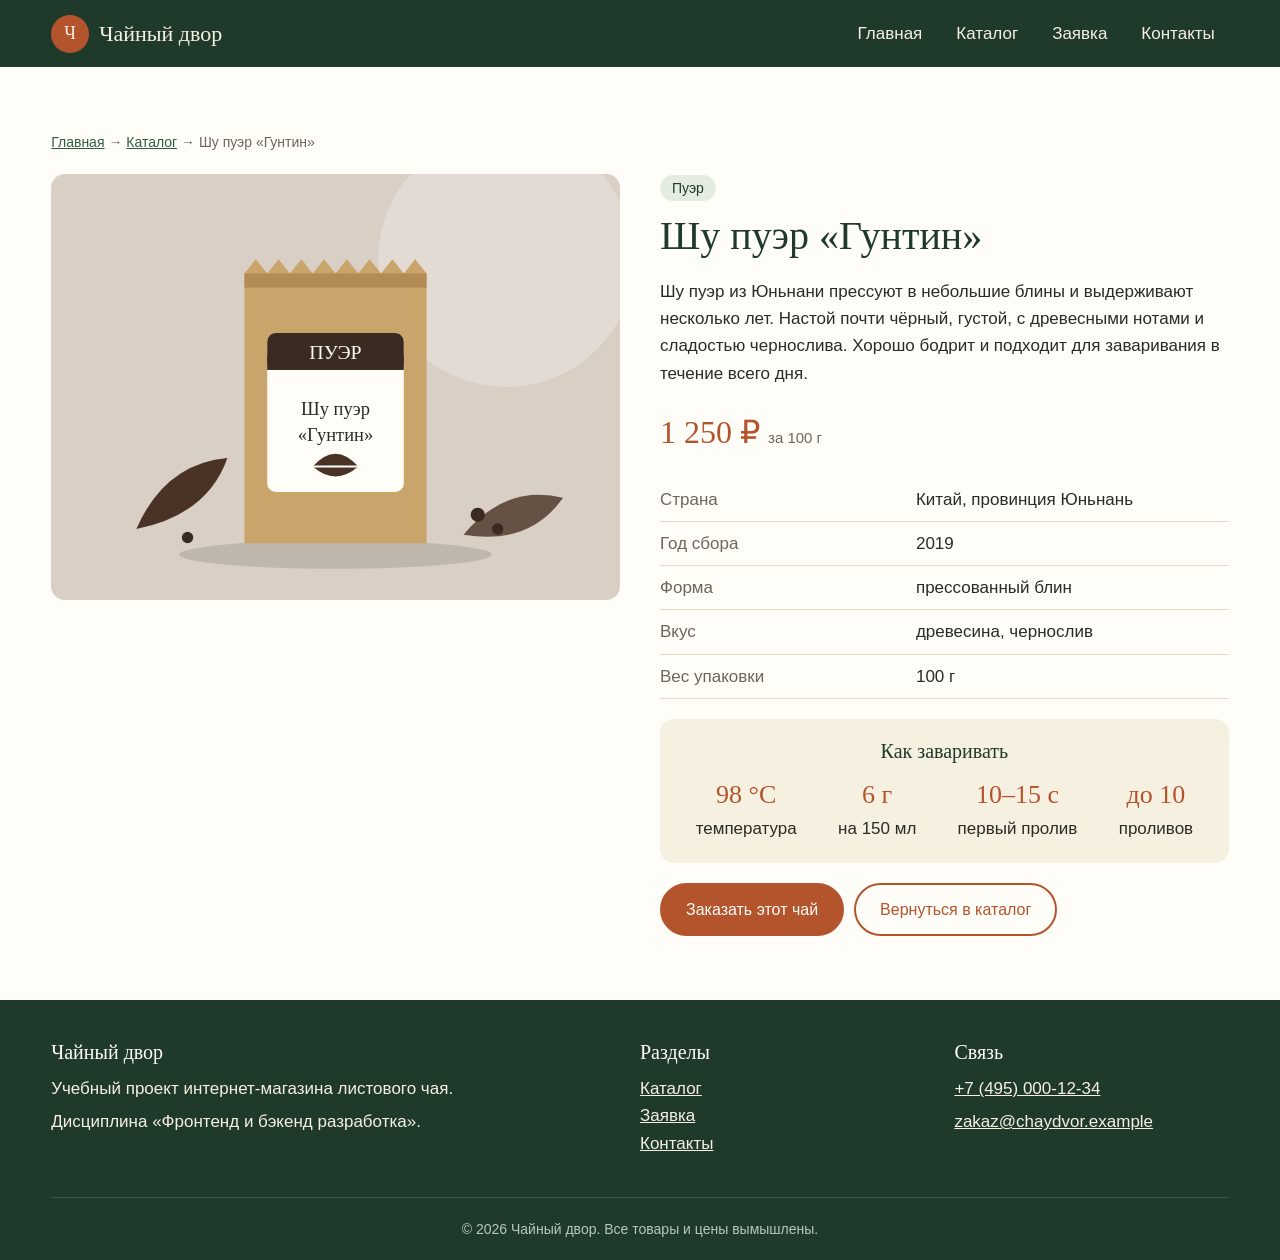
<file: product-puer.html>
<!DOCTYPE html>
<html lang="ru">
<head>
  <meta charset="UTF-8">
  <meta name="viewport" content="width=device-width, initial-scale=1.0">
  <meta name="description" content="Шу пуэр «Гунтин»: описание, характеристики и способ заваривания.">
  <title>Шу пуэр «Гунтин» — Чайный двор</title>
  <link rel="stylesheet" href="css/style.css">
</head>
<body>
  <header class="top-bar">
    <div class="wrap top-bar__inner">
      <a class="brand" href="index.html"><span class="brand__mark">Ч</span> Чайный двор</a>

      <nav class="menu" aria-label="Главное меню">
        <ul class="menu__list">
          <li><a class="menu__link" href="index.html">Главная</a></li>
          <li><a class="menu__link" href="catalog.html">Каталог</a></li>
          <li><a class="menu__link" href="order.html">Заявка</a></li>
          <li><a class="menu__link" href="contacts.html">Контакты</a></li>
        </ul>
      </nav>
    </div>
  </header>

  <main>
    <section class="block">
      <div class="wrap">
        <nav class="crumbs crumbs--spaced" aria-label="Хлебные крошки">
          <a href="index.html">Главная</a> → <a href="catalog.html">Каталог</a> → <span>Шу пуэр «Гунтин»</span>
        </nav>

        <article class="product">
          <img class="product__image" src="images/tea-puer.svg" alt="Упаковка чая Шу пуэр «Гунтин»">

          <div>
            <span class="product__type">Пуэр</span>
            <h1 class="product__title">Шу пуэр «Гунтин»</h1>
            <p>Шу пуэр из Юньнани прессуют в небольшие блины и выдерживают несколько лет. Настой почти чёрный, густой, с древесными нотами и сладостью чернослива. Хорошо бодрит и подходит для заваривания в течение всего дня.</p>
            <p class="product__price">1 250&nbsp;₽ <small>за 100&nbsp;г</small></p>

            <table class="specs">
              <tr>
                <th scope="row">Страна</th>
                <td>Китай, провинция Юньнань</td>
              </tr>
              <tr>
                <th scope="row">Год сбора</th>
                <td>2019</td>
              </tr>
              <tr>
                <th scope="row">Форма</th>
                <td>прессованный блин</td>
              </tr>
              <tr>
                <th scope="row">Вкус</th>
                <td>древесина, чернослив</td>
              </tr>
              <tr>
                <th scope="row">Вес упаковки</th>
                <td>100 г</td>
              </tr>
            </table>

            <aside class="brew">
              <h2 class="brew__title">Как заваривать</h2>
            <div>
              <span class="brew__value">98 °C</span>
              температура
            </div>
            <div>
              <span class="brew__value">6 г</span>
              на 150 мл
            </div>
            <div>
              <span class="brew__value">10–15 с</span>
              первый пролив
            </div>
            <div>
              <span class="brew__value">до 10</span>
              проливов
            </div>
            </aside>

            <div class="product__actions">
              <a class="btn" href="order.html?tea=%D0%A8%D1%83%20%D0%BF%D1%83%D1%8D%D1%80%20%C2%AB%D0%93%D1%83%D0%BD%D1%82%D0%B8%D0%BD%C2%BB">Заказать этот чай</a>
              <a class="btn btn--ghost" href="catalog.html">Вернуться в каталог</a>
            </div>
          </div>
        </article>
      </div>
    </section>
  </main>

  <footer class="page-footer">
    <div class="wrap">
      <div class="page-footer__inner">
        <div>
          <h2 class="page-footer__title">Чайный двор</h2>
          <p class="page-footer__text">Учебный проект интернет-магазина листового чая.</p>
          <p class="page-footer__text">Дисциплина «Фронтенд и бэкенд разработка».</p>
        </div>

        <nav aria-label="Разделы сайта">
          <h2 class="page-footer__title">Разделы</h2>
          <ul>
            <li><a href="catalog.html">Каталог</a></li>
            <li><a href="order.html">Заявка</a></li>
            <li><a href="contacts.html">Контакты</a></li>
          </ul>
        </nav>

        <div>
          <h2 class="page-footer__title">Связь</h2>
          <p class="page-footer__text"><a href="tel:+74950001234">+7 (495) 000-12-34</a></p>
          <p class="page-footer__text"><a href="mailto:zakaz@chaydvor.example">zakaz@chaydvor.example</a></p>
        </div>
      </div>

      <p class="page-footer__copy">&copy; 2026 Чайный двор. Все товары и цены вымышлены.</p>
    </div>
  </footer>
</body>
</html>
</file>
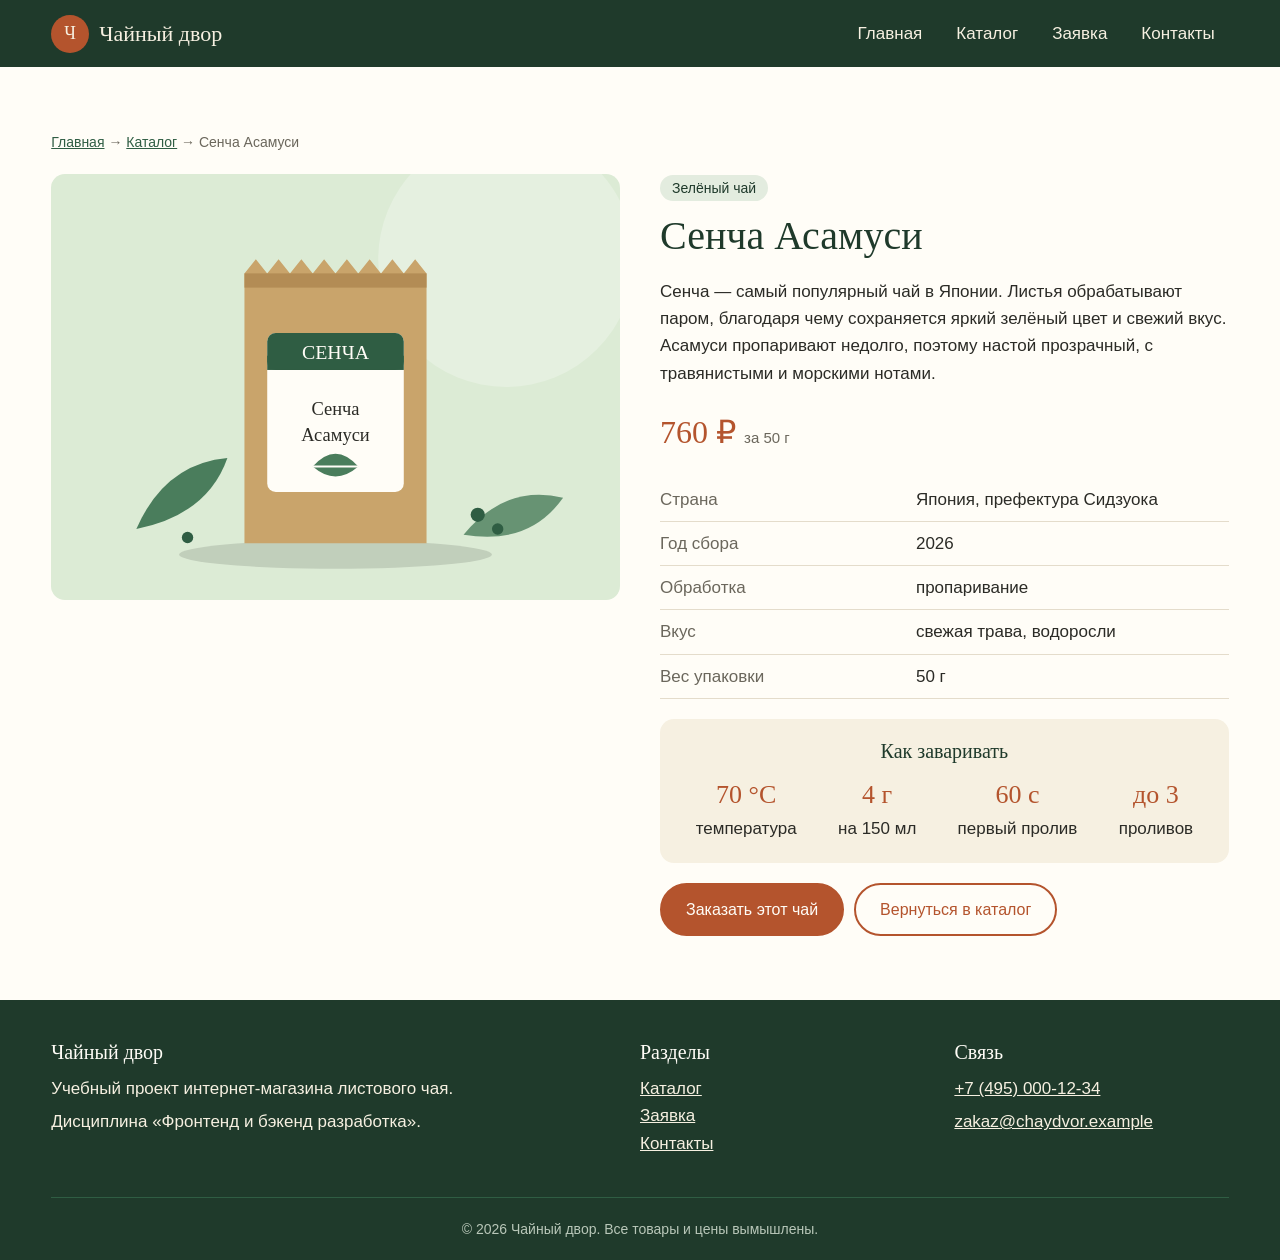
<file: product-sencha.html>
<!DOCTYPE html>
<html lang="ru">
<head>
  <meta charset="UTF-8">
  <meta name="viewport" content="width=device-width, initial-scale=1.0">
  <meta name="description" content="Сенча Асамуси: описание, характеристики и способ заваривания.">
  <title>Сенча Асамуси — Чайный двор</title>
  <link rel="stylesheet" href="css/style.css">
</head>
<body>
  <header class="top-bar">
    <div class="wrap top-bar__inner">
      <a class="brand" href="index.html"><span class="brand__mark">Ч</span> Чайный двор</a>

      <nav class="menu" aria-label="Главное меню">
        <ul class="menu__list">
          <li><a class="menu__link" href="index.html">Главная</a></li>
          <li><a class="menu__link" href="catalog.html">Каталог</a></li>
          <li><a class="menu__link" href="order.html">Заявка</a></li>
          <li><a class="menu__link" href="contacts.html">Контакты</a></li>
        </ul>
      </nav>
    </div>
  </header>

  <main>
    <section class="block">
      <div class="wrap">
        <nav class="crumbs crumbs--spaced" aria-label="Хлебные крошки">
          <a href="index.html">Главная</a> → <a href="catalog.html">Каталог</a> → <span>Сенча Асамуси</span>
        </nav>

        <article class="product">
          <img class="product__image" src="images/tea-sencha.svg" alt="Упаковка чая Сенча Асамуси">

          <div>
            <span class="product__type">Зелёный чай</span>
            <h1 class="product__title">Сенча Асамуси</h1>
            <p>Сенча — самый популярный чай в Японии. Листья обрабатывают паром, благодаря чему сохраняется яркий зелёный цвет и свежий вкус. Асамуси пропаривают недолго, поэтому настой прозрачный, с травянистыми и морскими нотами.</p>
            <p class="product__price">760&nbsp;₽ <small>за 50&nbsp;г</small></p>

            <table class="specs">
              <tr>
                <th scope="row">Страна</th>
                <td>Япония, префектура Сидзуока</td>
              </tr>
              <tr>
                <th scope="row">Год сбора</th>
                <td>2026</td>
              </tr>
              <tr>
                <th scope="row">Обработка</th>
                <td>пропаривание</td>
              </tr>
              <tr>
                <th scope="row">Вкус</th>
                <td>свежая трава, водоросли</td>
              </tr>
              <tr>
                <th scope="row">Вес упаковки</th>
                <td>50 г</td>
              </tr>
            </table>

            <aside class="brew">
              <h2 class="brew__title">Как заваривать</h2>
            <div>
              <span class="brew__value">70 °C</span>
              температура
            </div>
            <div>
              <span class="brew__value">4 г</span>
              на 150 мл
            </div>
            <div>
              <span class="brew__value">60 с</span>
              первый пролив
            </div>
            <div>
              <span class="brew__value">до 3</span>
              проливов
            </div>
            </aside>

            <div class="product__actions">
              <a class="btn" href="order.html?tea=%D0%A1%D0%B5%D0%BD%D1%87%D0%B0%20%D0%90%D1%81%D0%B0%D0%BC%D1%83%D1%81%D0%B8">Заказать этот чай</a>
              <a class="btn btn--ghost" href="catalog.html">Вернуться в каталог</a>
            </div>
          </div>
        </article>
      </div>
    </section>
  </main>

  <footer class="page-footer">
    <div class="wrap">
      <div class="page-footer__inner">
        <div>
          <h2 class="page-footer__title">Чайный двор</h2>
          <p class="page-footer__text">Учебный проект интернет-магазина листового чая.</p>
          <p class="page-footer__text">Дисциплина «Фронтенд и бэкенд разработка».</p>
        </div>

        <nav aria-label="Разделы сайта">
          <h2 class="page-footer__title">Разделы</h2>
          <ul>
            <li><a href="catalog.html">Каталог</a></li>
            <li><a href="order.html">Заявка</a></li>
            <li><a href="contacts.html">Контакты</a></li>
          </ul>
        </nav>

        <div>
          <h2 class="page-footer__title">Связь</h2>
          <p class="page-footer__text"><a href="tel:+74950001234">+7 (495) 000-12-34</a></p>
          <p class="page-footer__text"><a href="mailto:zakaz@chaydvor.example">zakaz@chaydvor.example</a></p>
        </div>
      </div>

      <p class="page-footer__copy">&copy; 2026 Чайный двор. Все товары и цены вымышлены.</p>
    </div>
  </footer>
</body>
</html>
</file>
<file: css/style.css>
:root {
  --green-dark: #1f3a2b;
  --green: #2f5d43;
  --green-light: #e3ecdf;
  --clay: #b4542d;
  --clay-dark: #8f3f1f;
  --cream: #f6f0e1;
  --paper: #fffdf7;
  --ink: #2b2b26;
  --ink-soft: #6b675c;
  --line: #e4dccb;
  --error: #c0392b;

  --font-text: "Segoe UI", Tahoma, Verdana, sans-serif;
  --font-head: Georgia, "Times New Roman", serif;

  --gap-s: 10px;
  --gap-m: 20px;
  --gap-l: 40px;
  --round: 14px;
}

*,
*::before,
*::after {
  box-sizing: border-box;
}

html {
  scroll-behavior: smooth;
}

body {
  display: flex;
  flex-direction: column;
  min-height: 100vh;
  margin: 0;
  font-family: var(--font-text);
  font-size: 17px;
  line-height: 1.6;
  color: var(--ink);
  background-color: var(--paper);
}

main {
  flex-grow: 1;
}

h1,
h2,
h3 {
  font-family: var(--font-head);
  font-weight: normal;
  line-height: 1.25;
  color: var(--green-dark);
}

img {
  display: block;
  max-width: 100%;
  height: auto;
}

a {
  color: var(--clay);
}

a:hover {
  color: var(--clay-dark);
}

ul {
  margin: 0;
  padding: 0;
  list-style: none;
}

.wrap {
  width: min(92%, 1240px);
  margin: 0 auto;
}

.top-bar {
  position: sticky;
  top: 0;
  z-index: 5;
  background-color: var(--green-dark);
}

.top-bar__inner {
  display: flex;
  flex-wrap: wrap;
  align-items: center;
  justify-content: space-between;
  gap: var(--gap-s) var(--gap-l);
  padding: 14px 0;
}

.brand {
  display: flex;
  align-items: center;
  gap: 10px;
  font-family: var(--font-head);
  font-size: 22px;
  color: var(--cream);
  text-decoration: none;
}

.brand:hover {
  color: var(--paper);
}

.brand__mark {
  display: grid;
  place-items: center;
  width: 38px;
  height: 38px;
  border-radius: 50%;
  background-color: var(--clay);
  font-size: 18px;
}

.menu__list {
  display: flex;
  flex-wrap: wrap;
  gap: 6px;
}

.menu__link {
  display: block;
  padding: 6px 14px;
  border-radius: 20px;
  color: var(--cream);
  text-decoration: none;
}

.menu__link:hover {
  background-color: var(--green);
  color: var(--paper);
}

.menu__link[aria-current="page"] {
  background-color: var(--cream);
  color: var(--green-dark);
}

.btn {
  display: inline-block;
  padding: 12px 24px;
  border: 2px solid var(--clay);
  border-radius: 30px;
  background-color: var(--clay);
  color: var(--paper);
  font: inherit;
  font-size: 16px;
  text-decoration: none;
  cursor: pointer;
  transition: background-color 0.2s, border-color 0.2s;
}

.btn:hover {
  border-color: var(--clay-dark);
  background-color: var(--clay-dark);
  color: var(--paper);
}

.btn--ghost {
  background-color: transparent;
  color: var(--clay);
}

.btn--ghost:hover {
  background-color: var(--clay);
  color: var(--paper);
}

.btn--small {
  padding: 8px 18px;
  font-size: 15px;
}

.intro {
  background-color: var(--cream);
}

.intro__inner {
  display: grid;
  grid-template-columns: 1.1fr 0.9fr;
  align-items: center;
  gap: var(--gap-l);
  padding: 72px 0;
}

.intro__label {
  margin: 0 0 var(--gap-s);
  font-size: 14px;
  letter-spacing: 0.12em;
  text-transform: uppercase;
  color: var(--clay);
}

.intro__title {
  margin: 0 0 var(--gap-m);
  font-size: clamp(34px, 4.5vw, 60px);
}

.intro__text {
  margin: 0 0 var(--gap-l);
  font-size: 19px;
  color: var(--ink-soft);
}

.intro__actions {
  display: flex;
  flex-wrap: wrap;
  gap: var(--gap-s);
}

.intro__image {
  width: 100%;
}

.block {
  padding: 64px 0;
}

.block--tinted {
  background-color: var(--green-light);
}

.block__title {
  margin: 0 0 var(--gap-l);
  font-size: 34px;
  text-align: center;
}

.features {
  display: grid;
  grid-template-columns: repeat(4, 1fr);
  gap: var(--gap-m);
}

.feature {
  padding: var(--gap-m);
  border-top: 4px solid var(--clay);
  border-radius: 0 0 var(--round) var(--round);
  background-color: var(--cream);
}

.feature__num {
  font-family: var(--font-head);
  font-size: 32px;
  color: var(--clay);
}

.feature__title {
  margin: 6px 0;
  font-size: 21px;
}

.feature__text {
  margin: 0;
  color: var(--ink-soft);
}

.layout {
  display: grid;
  grid-template-columns: 1fr 300px;
  align-items: start;
  gap: var(--gap-l);
}

.block__title--left {
  margin-bottom: var(--gap-m);
  text-align: left;
}

.tea-grid {
  display: grid;
  grid-template-columns: repeat(auto-fit, minmax(230px, 1fr));
  gap: var(--gap-m);
}

.tea-card {
  display: flex;
  flex-direction: column;
  overflow: hidden;
  border-radius: var(--round);
  background-color: var(--paper);
  box-shadow: 0 6px 20px rgba(31, 58, 43, 0.12);
  transition: transform 0.2s;
}

.tea-card:hover {
  transform: translateY(-4px);
}

.tea-card__image {
  width: 100%;
  aspect-ratio: 4 / 3;
  object-fit: cover;
}

.tea-card__body {
  display: flex;
  flex-grow: 1;
  flex-direction: column;
  padding: 16px 18px 20px;
}

.tea-card__type {
  font-size: 13px;
  letter-spacing: 0.08em;
  text-transform: uppercase;
  color: var(--green);
}

.tea-card__title {
  margin: 4px 0 8px;
  font-size: 22px;
}

.tea-card__text {
  margin: 0 0 var(--gap-m);
  font-size: 15px;
  color: var(--ink-soft);
}

.tea-card__footer {
  margin-top: auto;
}

.tea-card__price {
  margin: 0 0 12px;
  font-family: var(--font-head);
  font-size: 22px;
  color: var(--green-dark);
}

.tea-card__links {
  display: flex;
  flex-wrap: wrap;
  gap: 8px;
}

.sidebar {
  padding: 24px;
  border: 2px dashed var(--green);
  border-radius: var(--round);
  background-color: var(--paper);
}

.sidebar__title {
  margin: 0 0 var(--gap-s);
  font-size: 24px;
}

.sidebar__text {
  margin: 0 0 var(--gap-s);
}

.sidebar__list li {
  padding: 8px 0;
  border-bottom: 1px solid var(--line);
}

.sidebar__list li:last-child {
  border-bottom: none;
}

.delivery {
  display: flex;
  flex-wrap: wrap;
  align-items: center;
  gap: var(--gap-m);
  margin-top: var(--gap-l);
  padding: 24px 28px;
  border: 2px dashed var(--green);
  border-radius: var(--round);
}

.delivery__title {
  margin: 0;
  font-size: 24px;
}

.delivery__list {
  display: flex;
  flex-wrap: wrap;
  gap: var(--gap-s);
}

.delivery__item {
  padding: 6px 16px;
  border-radius: 20px;
  background-color: var(--green-light);
}

.page-footer {
  padding: var(--gap-l) 0 var(--gap-m);
  background-color: var(--green-dark);
  color: var(--cream);
}

.page-footer a {
  color: var(--cream);
}

.page-footer__inner {
  display: grid;
  grid-template-columns: 2fr 1fr 1fr;
  gap: var(--gap-l);
}

.page-footer__title {
  margin: 0 0 var(--gap-s);
  font-size: 20px;
  color: var(--paper);
}

.page-footer__text {
  margin: 0 0 6px;
}

.page-footer__copy {
  margin: var(--gap-l) 0 0;
  padding-top: var(--gap-m);
  border-top: 1px solid var(--green);
  font-size: 14px;
  text-align: center;
  color: #b9c7b9;
}

.modal {
  width: min(92%, 620px);
  padding: 0;
  border: none;
  border-radius: var(--round);
  background-color: var(--paper);
}

.modal::backdrop {
  background-color: rgba(31, 58, 43, 0.6);
}

.modal__head {
  display: flex;
  align-items: center;
  justify-content: space-between;
  padding: 18px 24px;
  background-color: var(--green-dark);
}

.modal__title {
  margin: 0;
  font-size: 24px;
  color: var(--cream);
}

.modal__close {
  border: none;
  background: none;
  font-size: 30px;
  line-height: 1;
  color: var(--cream);
  cursor: pointer;
}

.modal__body {
  padding: 24px;
}

.order-form__tea {
  margin: 0 0 var(--gap-m);
  padding: 10px 14px;
  border-radius: 8px;
  background-color: var(--green-light);
}

.order-form__row {
  display: grid;
  grid-template-columns: 1fr 1fr;
  gap: 0 var(--gap-m);
}

.field {
  margin-bottom: 16px;
}

.field__label {
  display: block;
  margin-bottom: 4px;
  font-weight: 600;
  font-size: 15px;
}

.field__input {
  width: 100%;
  padding: 10px 14px;
  border: 2px solid var(--line);
  border-radius: 10px;
  background-color: #ffffff;
  font: inherit;
  font-size: 16px;
}

.field__input:focus {
  border-color: var(--green);
  outline: none;
}

.field__input.is-error {
  border-color: var(--error);
  background-color: #fdf1ef;
}

.field__hint {
  display: block;
  margin-top: 2px;
  font-size: 13px;
  color: var(--ink-soft);
}

.field--check {
  display: flex;
  align-items: flex-start;
  gap: 10px;
}

.field--check input {
  width: 18px;
  height: 18px;
  margin-top: 4px;
  accent-color: var(--green);
}

.field--check input.is-error {
  outline: 2px solid var(--error);
}

.order-form__actions {
  display: flex;
  flex-wrap: wrap;
  justify-content: flex-end;
  gap: var(--gap-s);
  margin-top: var(--gap-m);
}

.toast {
  position: fixed;
  top: 90px;
  left: 50%;
  z-index: 20;
  margin: 0;
  padding: 14px 28px;
  border-radius: 30px;
  background-color: var(--green);
  color: var(--paper);
  font-weight: 600;
  box-shadow: 0 8px 24px rgba(0, 0, 0, 0.2);
  transform: translateX(-50%);
}

.page-head {
  padding: var(--gap-l) 0 var(--gap-m);
  background-color: var(--cream);
}

.page-head__title {
  margin: 6px 0 0;
  font-size: 40px;
}

.page-head__text {
  max-width: 700px;
  margin: 8px 0 0;
  color: var(--ink-soft);
}

.crumbs {
  font-size: 14px;
  color: var(--ink-soft);
}

.crumbs a {
  color: var(--green);
}

.crumbs--spaced {
  margin-bottom: var(--gap-m);
}

.product {
  display: grid;
  grid-template-columns: 1fr 1fr;
  align-items: start;
  gap: var(--gap-l);
}

.product__image {
  width: 100%;
  border-radius: var(--round);
}

.product__type {
  display: inline-block;
  padding: 2px 12px;
  border-radius: 20px;
  background-color: var(--green-light);
  font-size: 14px;
  color: var(--green-dark);
}

.product__title {
  margin: 10px 0;
  font-size: 40px;
}

.product__price {
  margin: var(--gap-m) 0;
  font-family: var(--font-head);
  font-size: 32px;
  color: var(--clay);
}

.product__price small {
  font-family: var(--font-text);
  font-size: 15px;
  color: var(--ink-soft);
}

.specs {
  width: 100%;
  margin-bottom: var(--gap-m);
  border-collapse: collapse;
}

.specs th,
.specs td {
  padding: 8px 0;
  border-bottom: 1px solid var(--line);
  text-align: left;
}

.specs th {
  width: 45%;
  font-weight: normal;
  color: var(--ink-soft);
}

.brew {
  display: flex;
  flex-wrap: wrap;
  justify-content: space-around;
  gap: var(--gap-s);
  margin-bottom: var(--gap-m);
  padding: var(--gap-m);
  border-radius: var(--round);
  background-color: var(--cream);
  text-align: center;
}

.brew__title {
  flex-basis: 100%;
  margin: 0;
  font-size: 20px;
}

.brew__value {
  display: block;
  font-family: var(--font-head);
  font-size: 26px;
  color: var(--clay);
}

.product__actions {
  display: flex;
  flex-wrap: wrap;
  gap: var(--gap-s);
}

.order-layout {
  display: grid;
  grid-template-columns: 3fr 2fr;
  align-items: start;
  gap: var(--gap-l);
}

.order-layout__form {
  padding: 28px;
  border-radius: var(--round);
  background-color: #ffffff;
  box-shadow: 0 6px 20px rgba(31, 58, 43, 0.12);
}

.steps {
  margin: 0;
  padding: 0;
  list-style: none;
  counter-reset: step;
}

.order-layout__title {
  margin: 0 0 var(--gap-m);
  font-size: 28px;
}

.steps__item {
  position: relative;
  margin-bottom: var(--gap-m);
  padding-left: 56px;
  counter-increment: step;
}

.steps__item::before {
  content: counter(step);
  position: absolute;
  top: 0;
  left: 0;
  display: grid;
  place-items: center;
  width: 40px;
  height: 40px;
  border-radius: 50%;
  background-color: var(--green);
  color: var(--paper);
  font-family: var(--font-head);
  font-size: 20px;
}

.steps__title {
  margin: 0 0 2px;
  font-size: 20px;
}

.steps__text {
  margin: 0;
  color: var(--ink-soft);
}

.contacts {
  display: grid;
  grid-template-columns: repeat(3, 1fr);
  gap: var(--gap-m);
  margin-bottom: var(--gap-l);
}

.contact {
  padding: 24px;
  border-radius: var(--round);
  background-color: var(--cream);
}

.contact__title {
  margin: 0 0 var(--gap-s);
  font-size: 22px;
}

.contact__text {
  margin: 0 0 6px;
  font-style: normal;
}

.route {
  display: flex;
  flex-wrap: wrap;
  align-items: center;
  justify-content: space-between;
  gap: var(--gap-m);
  padding: 28px;
  border-radius: var(--round);
  background-color: var(--green-light);
}

.route__title {
  margin: 0 0 6px;
  font-size: 26px;
}

.route__text {
  max-width: 720px;
  margin: 0;
}

@media (max-width: 960px) {
  .features {
    grid-template-columns: repeat(2, 1fr);
  }

  .layout,
  .order-layout {
    grid-template-columns: 1fr;
  }

  .page-footer__inner {
    grid-template-columns: 1fr 1fr;
  }

  .contacts {
    grid-template-columns: 1fr;
  }
}

@media (max-width: 680px) {
  .intro__inner,
  .product {
    grid-template-columns: 1fr;
  }

  .intro__inner {
    padding: var(--gap-l) 0;
  }

  .intro__image {
    max-width: 360px;
    margin: 0 auto;
  }

  .features,
  .page-footer__inner,
  .order-form__row {
    grid-template-columns: 1fr;
  }

  .block {
    padding: var(--gap-l) 0;
  }

  .block__title {
    font-size: 28px;
  }

  .page-head__title,
  .product__title {
    font-size: 32px;
  }
}
</file>
